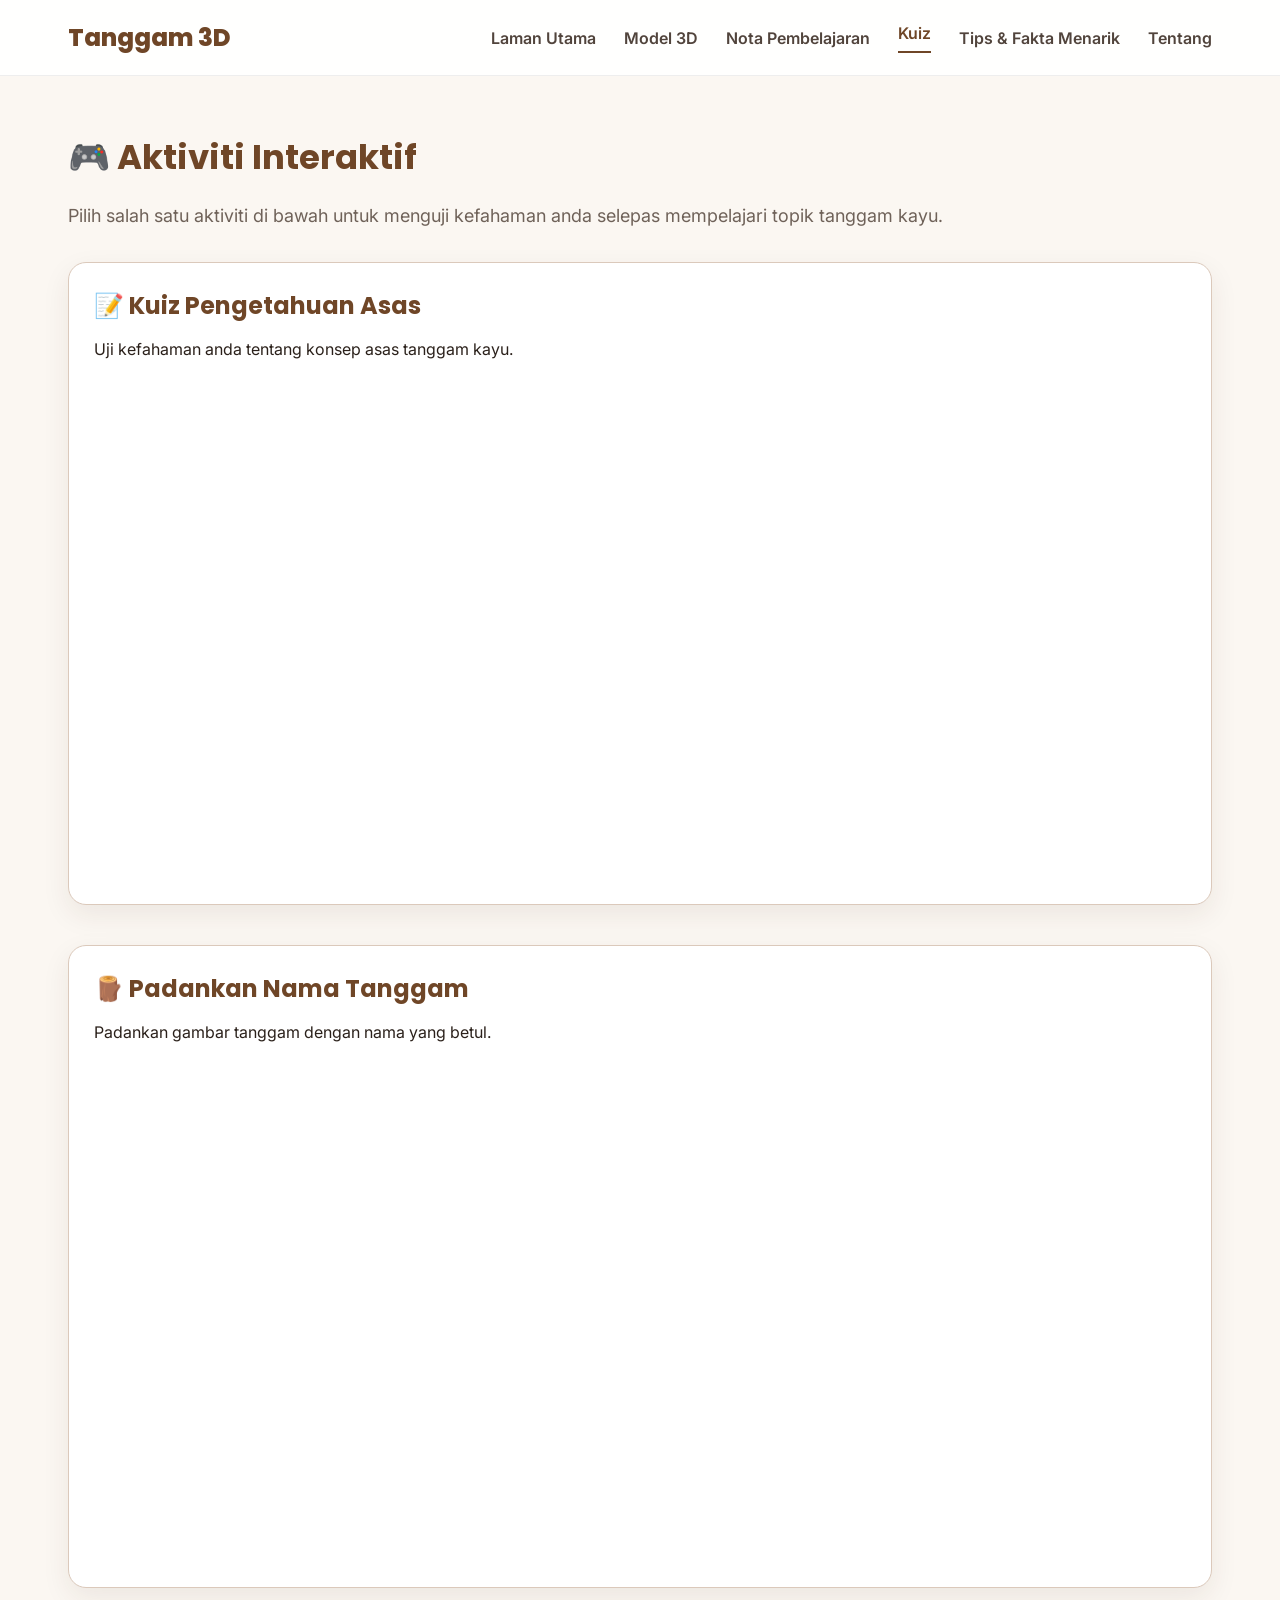
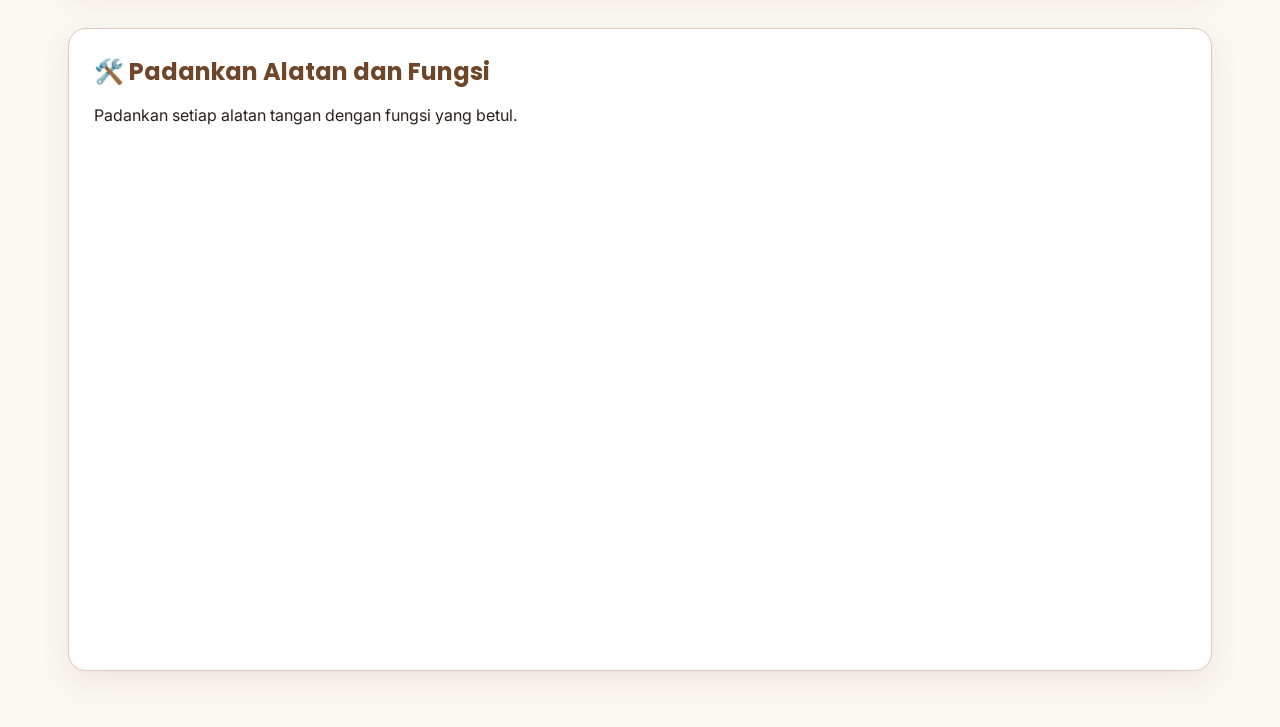
<file: kuiz.html>
<!doctype html><html lang="ms"><head><meta charset="utf-8"><meta name="viewport" content="width=device-width,initial-scale=1">
<title>Kuiz</title><link rel="preconnect" href="https://fonts.googleapis.com"><link href="https://fonts.googleapis.com/css2?family=Poppins:wght@600;700;800&family=Inter:wght@400;500;600;700;800&display=swap" rel="stylesheet">
<link rel="stylesheet" href="css/style.css"></head><body>
<nav class="nav"><div class="nav-inner"><a class="logo" href="index.html">Tanggam 3D</a>
<div class="menu">
<a class="" href="index.html">Laman Utama</a>
<a class="" href="model.html">Model 3D</a>
<a class="" href="nota.html">Nota Pembelajaran</a>
<a class="active" href="kuiz.html">Kuiz</a>
<a class="" href="tips.html">Tips & Fakta Menarik</a>
<a class="" href="tentang.html">Tentang</a>
</div></div></nav>
<main class="container"><h1 class="section-title">🎮 Aktiviti Interaktif</h1>

<p class="lead">
Pilih salah satu aktiviti di bawah untuk menguji kefahaman anda selepas mempelajari topik tanggam kayu.
</p>

<!-- GAME 1 -->
<div class="card note-card" style="margin-top:30px;padding:25px;">
    <h2>📝 Kuiz Pengetahuan Asas</h2>
    <p>Uji kefahaman anda tentang konsep asas tanggam kayu.</p>

    <iframe
        src="https://wordwall.net/embed/8ca67dd5350146b5a5872507b5dd5291?themeId=65&templateId=5&fontStackId=0"
        width="100%"
        height="500"
        frameborder="0"
        allowfullscreen>
    </iframe>
</div>

<br><br>

<!-- GAME 2 -->
<div class="card note-card" style="padding:25px;">
    <h2>🪵 Padankan Nama Tanggam</h2>
    <p>Padankan gambar tanggam dengan nama yang betul.</p>

    <iframe
        src="https://wordwall.net/embed/bca77bf0a0784e5fbccabd1e99d3cb2f?themeId=65&templateId=3&fontStackId=0"
        width="100%"
        height="500"
        frameborder="0"
        allowfullscreen>
    </iframe>
</div>

<br><br>

<!-- GAME 3 -->
<div class="card note-card" style="padding:25px;">
    <h2>🛠️ Padankan Alatan dan Fungsi</h2>
    <p>Padankan setiap alatan tangan dengan fungsi yang betul.</p>

    <iframe
        src="https://wordwall.net/embed/df77142b5eb44274916b19295d7b751c?themeId=65&templateId=46&fontStackId=0"
        width="100%"
        height="500"
        frameborder="0"
        allowfullscreen>
    </iframe>
</div>
</main>
</file>
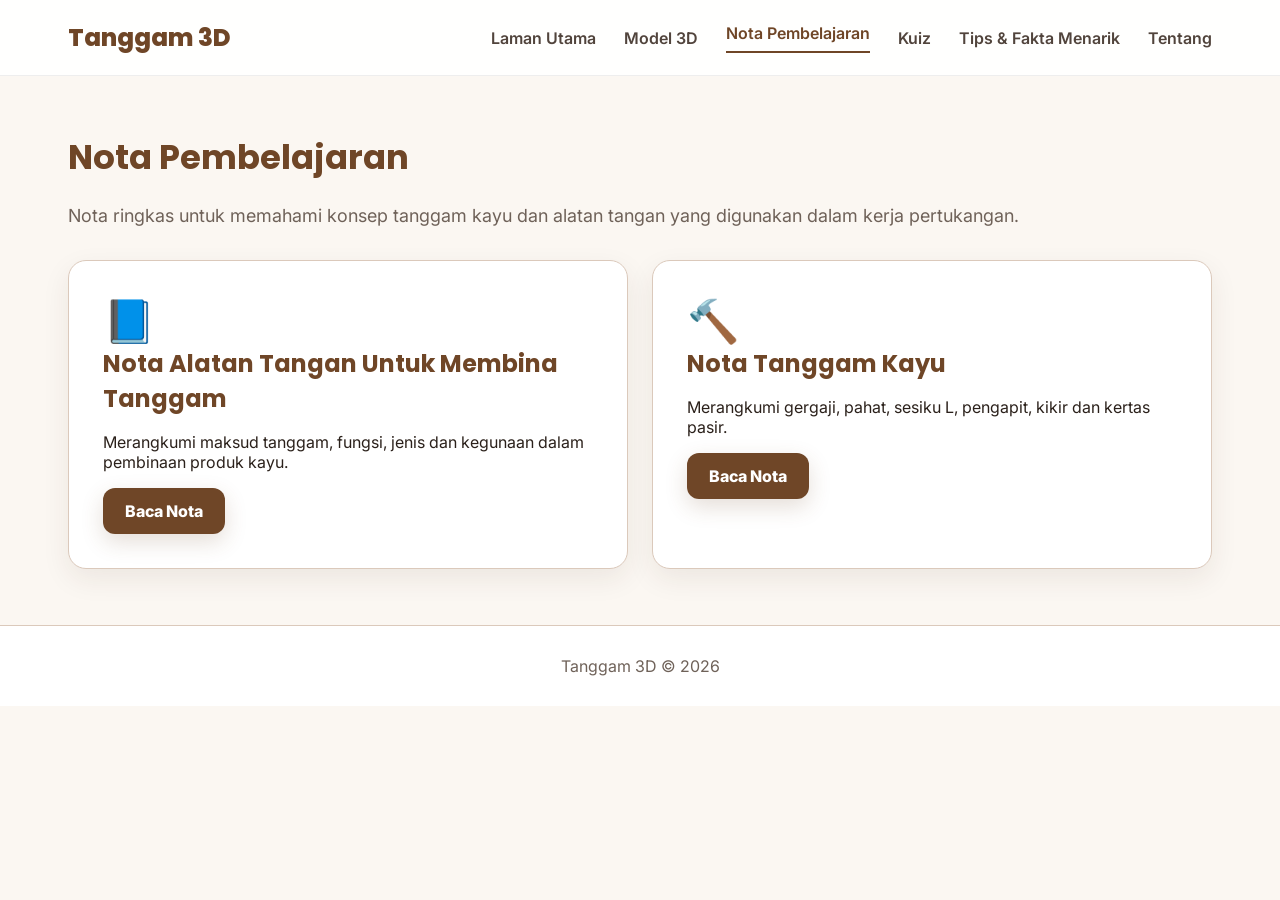
<file: nota.html>
<!doctype html><html lang="ms"><head><meta charset="utf-8"><meta name="viewport" content="width=device-width,initial-scale=1">
<title>Nota Pembelajaran</title><link rel="preconnect" href="https://fonts.googleapis.com"><link href="https://fonts.googleapis.com/css2?family=Poppins:wght@600;700;800&family=Inter:wght@400;500;600;700;800&display=swap" rel="stylesheet">
<link rel="stylesheet" href="css/style.css"></head><body>
<nav class="nav"><div class="nav-inner"><a class="logo" href="index.html">Tanggam 3D</a>
<div class="menu">
<a class="" href="index.html">Laman Utama</a>
<a class="" href="model.html">Model 3D</a>
<a class="active" href="nota.html">Nota Pembelajaran</a>
<a class="" href="kuiz.html">Kuiz</a>
<a class="" href="tips.html">Tips & Fakta Menarik</a>
<a class="" href="tentang.html">Tentang</a>
</div></div></nav>
<main class="container"><h1 class="section-title">Nota Pembelajaran</h1><p class="lead">Nota ringkas untuk memahami konsep tanggam kayu dan alatan tangan yang digunakan dalam kerja pertukangan.</p>
<div class="grid grid-2" style="margin-top:28px">
<div class="card note-card"><div class="emoji">📘</div><h2>Nota Alatan Tangan Untuk Membina Tanggam</h2><p>Merangkumi maksud tanggam, fungsi, jenis dan kegunaan dalam pembinaan produk kayu.</p><a class="btn" href="pdf/ALATAN TANGAN UNTUK MEMBINA TANGGAM.PDF.pdf" target="_blank">Baca Nota</a></div>
<div class="card note-card"><div class="emoji">🔨</div><h2>Nota Tanggam Kayu</h2><p>Merangkumi gergaji, pahat, sesiku L, pengapit, kikir dan kertas pasir.</p><a class="btn" href="pdf/TANGGAM KAYU.pdf.pdf" target="_blank">Baca Nota</a></div>
</div></main><footer class='footer'>Tanggam 3D © 2026</footer></body></html>
</file>
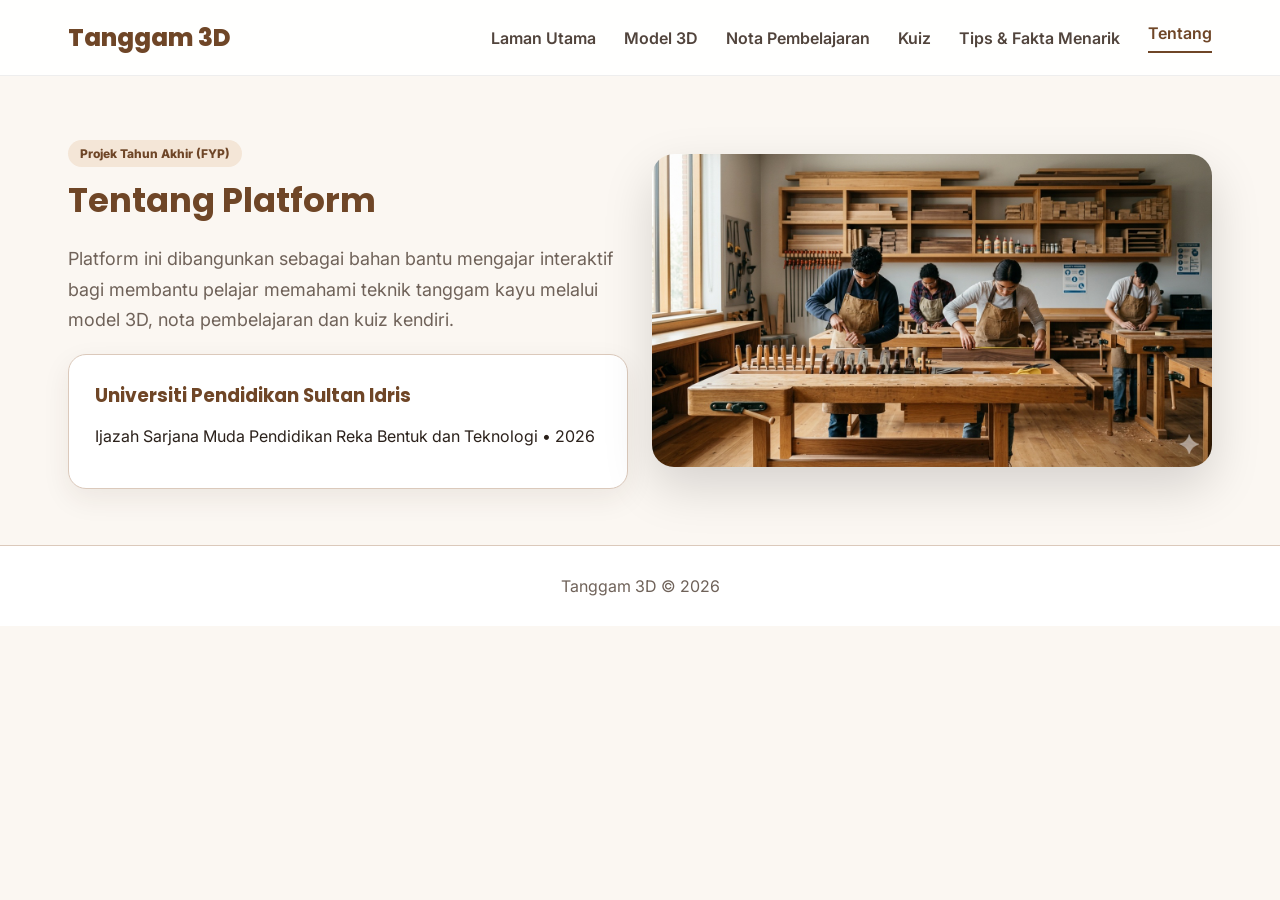
<file: tentang.html>
<!doctype html><html lang="ms"><head><meta charset="utf-8"><meta name="viewport" content="width=device-width,initial-scale=1">
<title>Tentang</title><link rel="preconnect" href="https://fonts.googleapis.com"><link href="https://fonts.googleapis.com/css2?family=Poppins:wght@600;700;800&family=Inter:wght@400;500;600;700;800&display=swap" rel="stylesheet">
<link rel="stylesheet" href="css/style.css"></head><body>
<nav class="nav"><div class="nav-inner"><a class="logo" href="index.html">Tanggam 3D</a>
<div class="menu">
<a class="" href="index.html">Laman Utama</a>
<a class="" href="model.html">Model 3D</a>
<a class="" href="nota.html">Nota Pembelajaran</a>
<a class="" href="kuiz.html">Kuiz</a>
<a class="" href="tips.html">Tips & Fakta Menarik</a>
<a class="active" href="tentang.html">Tentang</a>
</div></div></nav>
<main class="container"><div class="grid grid-2" style="align-items:center"><div><span class="badge">Projek Tahun Akhir (FYP)</span><h1 class="section-title">Tentang Platform</h1>
<p class="lead">Platform ini dibangunkan sebagai bahan bantu mengajar interaktif bagi membantu pelajar memahami teknik tanggam kayu melalui model 3D, nota pembelajaran dan kuiz kendiri.</p>
<div class="card feature"><h3>Universiti Pendidikan Sultan Idris</h3><p>Ijazah Sarjana Muda Pendidikan Reka Bentuk dan Teknologi • 2026</p></div></div>
<img src="images/home.jpg" style="width:100%;border-radius:22px;box-shadow:0 20px 50px rgba(0,0,0,.15)"></div></main><footer class='footer'>Tanggam 3D © 2026</footer></body></html>
</file>
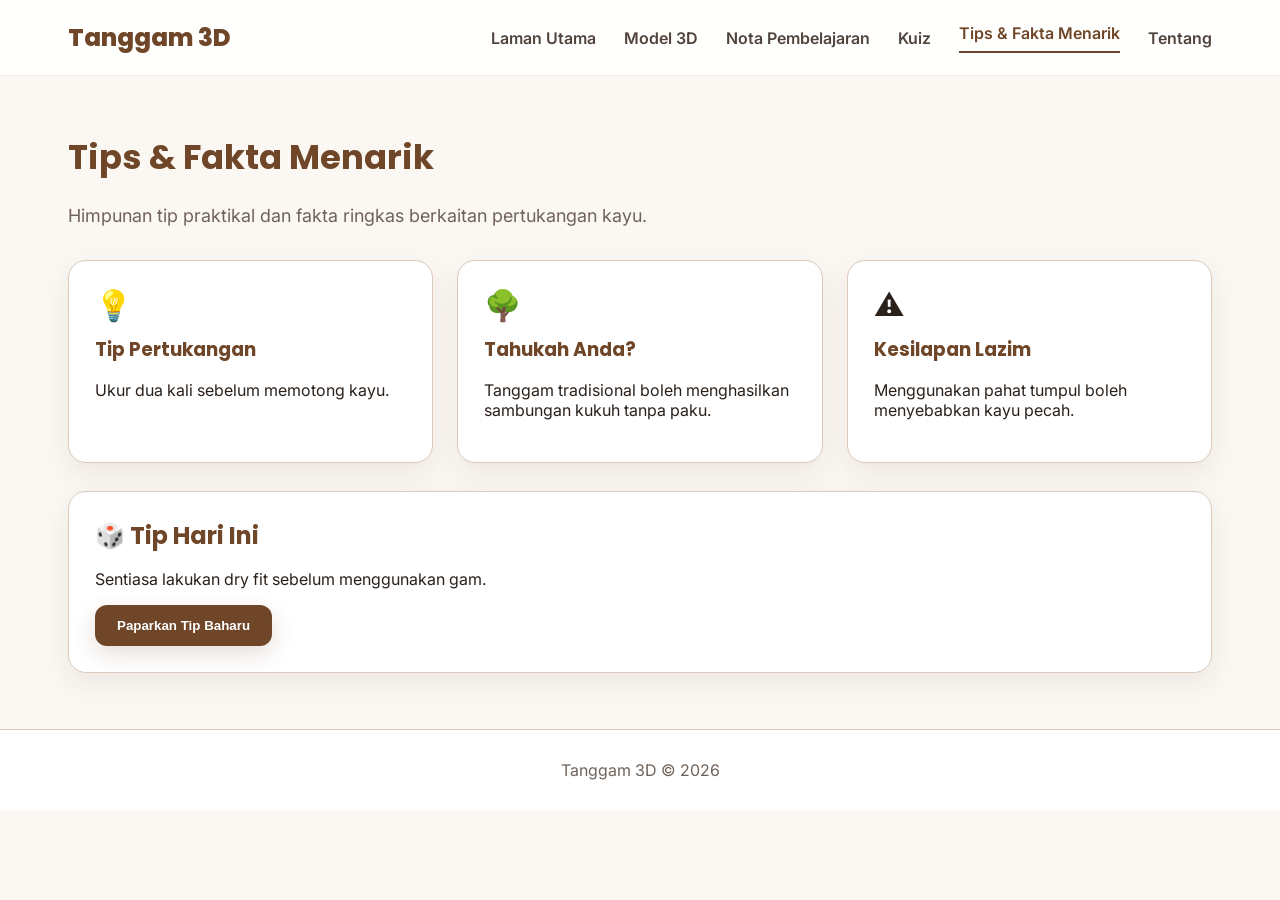
<file: tips.html>
<!doctype html><html lang="ms"><head><meta charset="utf-8"><meta name="viewport" content="width=device-width,initial-scale=1">
<title>Tips & Fakta Menarik</title><link rel="preconnect" href="https://fonts.googleapis.com"><link href="https://fonts.googleapis.com/css2?family=Poppins:wght@600;700;800&family=Inter:wght@400;500;600;700;800&display=swap" rel="stylesheet">
<link rel="stylesheet" href="css/style.css"></head><body>
<nav class="nav"><div class="nav-inner"><a class="logo" href="index.html">Tanggam 3D</a>
<div class="menu">
<a class="" href="index.html">Laman Utama</a>
<a class="" href="model.html">Model 3D</a>
<a class="" href="nota.html">Nota Pembelajaran</a>
<a class="" href="kuiz.html">Kuiz</a>
<a class="active" href="tips.html">Tips & Fakta Menarik</a>
<a class="" href="tentang.html">Tentang</a>
</div></div></nav>
<main class="container"><h1 class="section-title">Tips & Fakta Menarik</h1><p class="lead">Himpunan tip praktikal dan fakta ringkas berkaitan pertukangan kayu.</p>
<div class="grid grid-3" style="margin-top:28px">
<div class="card feature"><div class="icon">💡</div><h3>Tip Pertukangan</h3><p>Ukur dua kali sebelum memotong kayu.</p></div>
<div class="card feature"><div class="icon">🌳</div><h3>Tahukah Anda?</h3><p>Tanggam tradisional boleh menghasilkan sambungan kukuh tanpa paku.</p></div>
<div class="card feature"><div class="icon">⚠️</div><h3>Kesilapan Lazim</h3><p>Menggunakan pahat tumpul boleh menyebabkan kayu pecah.</p></div>
</div><div class="card feature" style="margin-top:28px"><h2>🎲 Tip Hari Ini</h2><p id="dailyTip">Sentiasa lakukan dry fit sebelum menggunakan gam.</p><button class="btn" onclick="newTip()">Paparkan Tip Baharu</button></div>
</main><footer class='footer'>Tanggam 3D © 2026</footer><script src="js/app.js"></script></body></html>
</file>
<file: css/style.css>
:root{
  --brown:#6f4627; --brown2:#8b5e3c; --cream:#fbf7f2; --soft:#f3ede7;
  --line:#dbc9bb; --text:#2b211b; --muted:#6f6259; --white:#fff;
}
*{box-sizing:border-box}
body{margin:0;font-family:Inter,system-ui,sans-serif;background:var(--cream);color:var(--text)}
h1,h2,h3{font-family:Poppins,Inter,sans-serif;color:var(--brown);margin:0}
a{text-decoration:none;color:inherit}
.nav{height:76px;background:rgba(255,255,255,.92);backdrop-filter:blur(10px);border-bottom:1px solid #eee;position:sticky;top:0;z-index:50}
.nav-inner{max-width:1200px;margin:auto;height:100%;display:flex;align-items:center;justify-content:space-between;padding:0 28px}
.logo{font-family:Poppins;font-weight:800;font-size:24px;color:var(--brown)}
.menu{display:flex;gap:28px;align-items:center;font-weight:600;color:#51443c}
.menu a.active{color:var(--brown);border-bottom:2px solid var(--brown);padding-bottom:8px}
.menu a:hover{color:var(--brown)}
.container{max-width:1200px;margin:0 auto;padding:56px 28px}
.hero{min-height:620px;background:linear-gradient(90deg,rgba(0,0,0,.58),rgba(0,0,0,.2)),url('../images/home.jpg') center/cover;border-radius:0 0 24px 24px;display:flex;align-items:center}
.hero .content{max-width:760px;padding:80px 56px;color:white}
.hero h1{font-size:58px;line-height:1.08;color:white}
.hero p{font-size:20px;line-height:1.7}
.btn{display:inline-flex;align-items:center;gap:8px;background:var(--brown);color:white;border:0;border-radius:12px;padding:13px 22px;font-weight:800;cursor:pointer;box-shadow:0 8px 22px rgba(111,70,39,.18)}
.btn.secondary{background:white;color:var(--brown);border:1px solid var(--line)}
.section-title{font-size:34px;margin-bottom:12px}
.lead{font-size:18px;line-height:1.7;color:var(--muted)}
.card{background:white;border:1px solid var(--line);border-radius:18px;box-shadow:0 10px 28px rgba(69,40,20,.08);overflow:hidden}
.grid{display:grid;gap:24px}.grid-3{grid-template-columns:repeat(3,1fr)}.grid-2{grid-template-columns:repeat(2,1fr)}
.feature{padding:26px}.feature .icon{font-size:30px;margin-bottom:12px}
.viewer{height:540px;background:#f7f4f1;border:1px solid var(--line);border-radius:22px;overflow:hidden;position:relative}
model-viewer{width:100%;height:100%;background:#f7f4f1}
.viewer-label{position:absolute;left:24px;top:24px;background:white;border:1px solid var(--line);border-radius:14px;padding:12px 18px;z-index:2;font-weight:800;color:var(--brown)}
.controls{display:flex;gap:10px;justify-content:center;margin-top:-32px;position:relative;z-index:3}
.step{width:42px;height:42px;border-radius:12px;border:0;background:#e7dfd8;font-weight:800;cursor:pointer}
.step.active{background:var(--brown);color:white}
.showcase{display:grid;grid-template-columns:320px 1fr;gap:24px;align-items:center;padding:18px;margin-bottom:20px}
.showcase img{width:100%;height:200px;object-fit:cover;border-radius:14px;background:#eee}
.badge{display:inline-block;border-radius:999px;padding:6px 12px;font-size:12px;font-weight:800;background:#f4e6d7;color:var(--brown);margin:8px 0}
.showcase p{color:var(--muted);line-height:1.6}
.note-card{padding:34px}.note-card .emoji{font-size:42px}
.quiz-box{padding:36px}.question{margin:18px 0;padding:20px;border:1px solid var(--line);border-radius:16px;background:white}
.option{display:block;margin:10px 0;padding:12px;border:1px solid #e3d4c9;border-radius:12px;cursor:pointer}
.footer{padding:30px;text-align:center;color:var(--muted);border-top:1px solid var(--line);background:white}
.placeholder-img{height:200px;border-radius:14px;background:linear-gradient(135deg,#d8c2aa,#7b5536);display:flex;align-items:center;justify-content:center;color:white;font-weight:800}
@media(max-width:850px){.menu{gap:12px;font-size:13px}.hero h1{font-size:38px}.showcase,.grid-2,.grid-3{grid-template-columns:1fr}.viewer{height:420px}}
</file>
